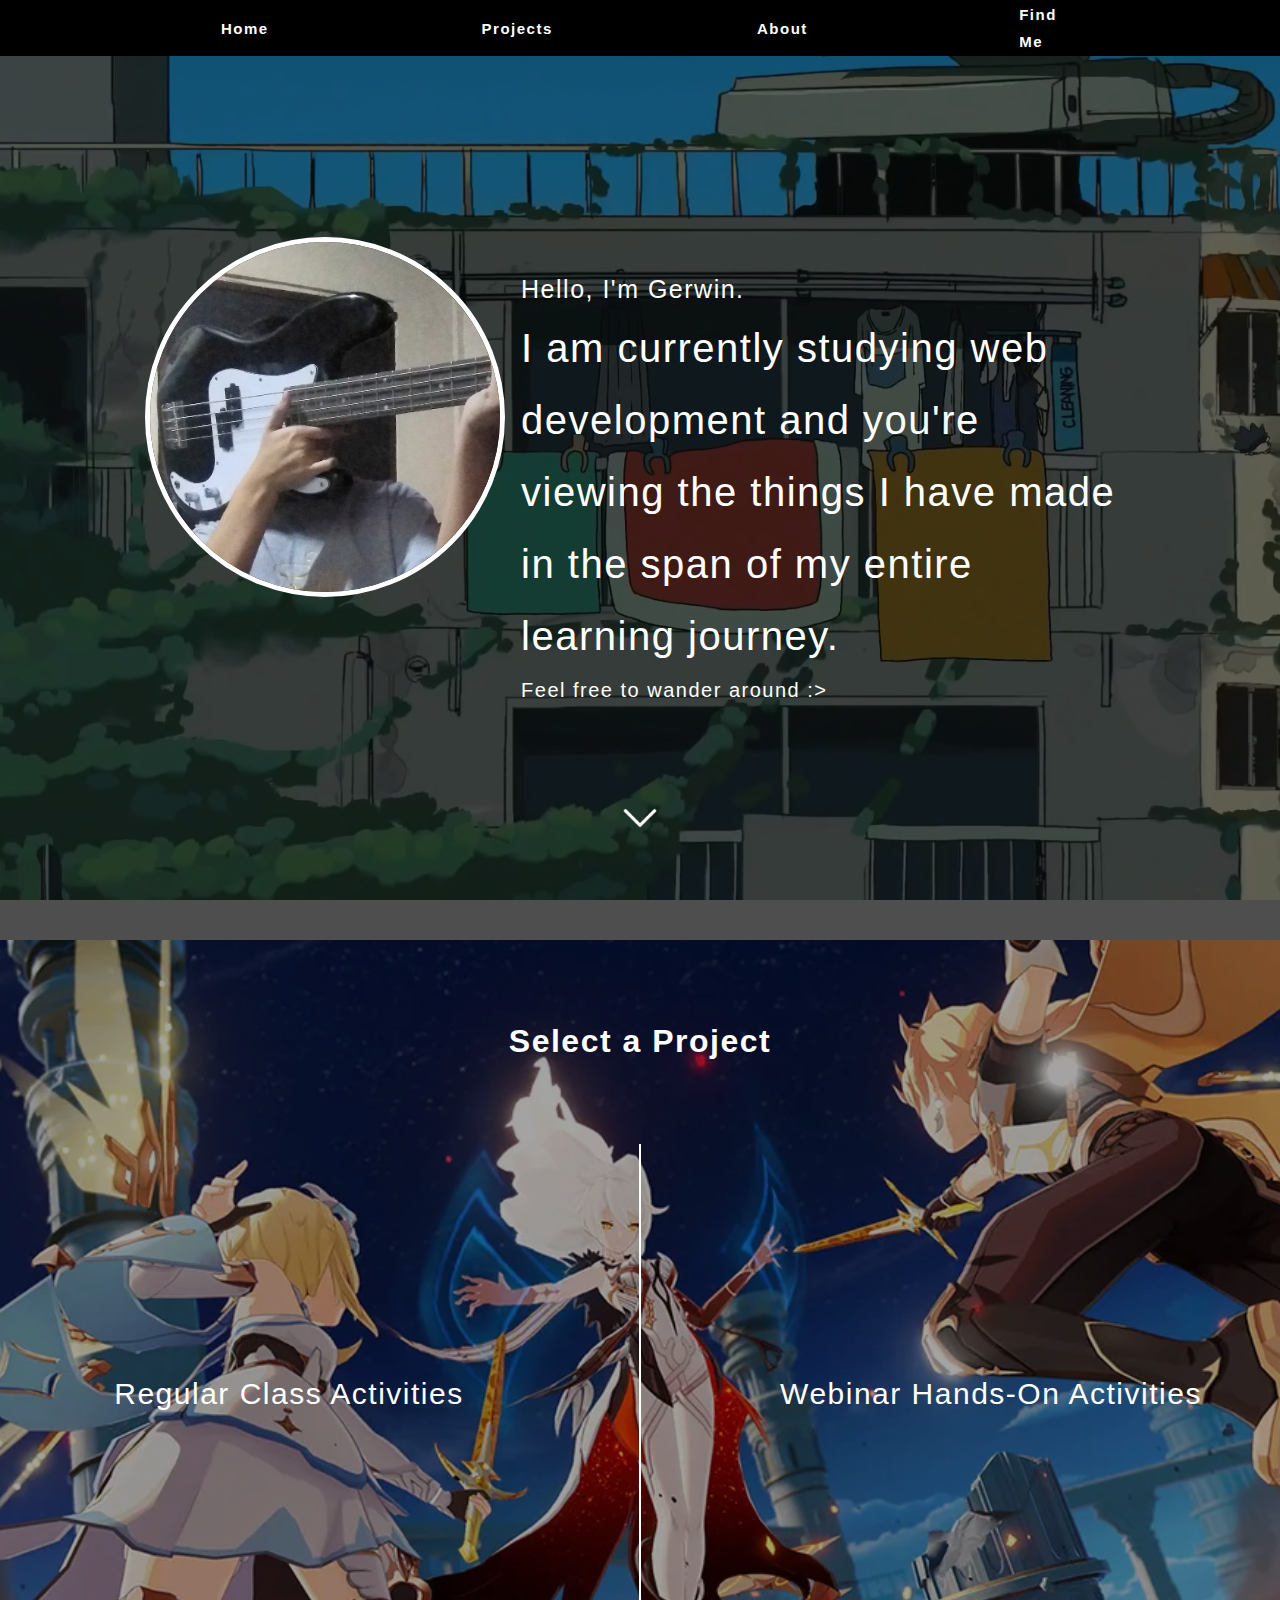
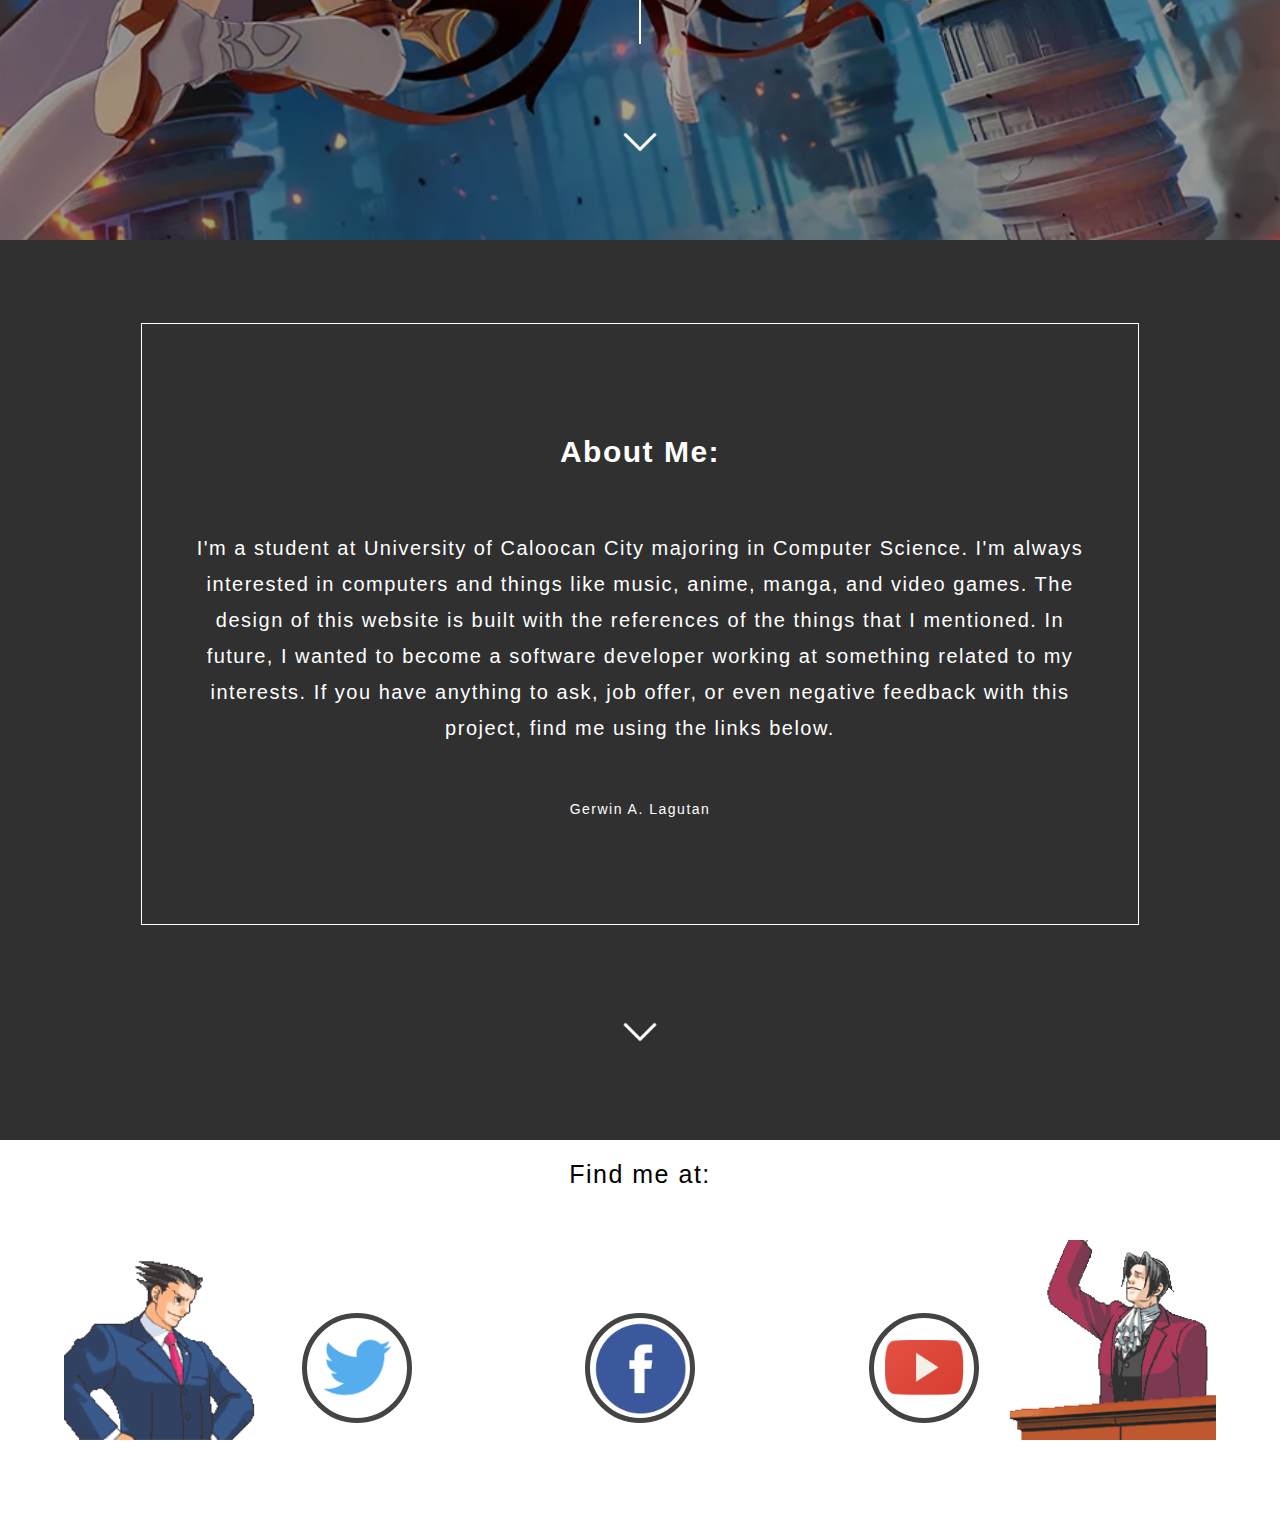
<file: index.html>
<!DOCTYPE html>
<html>
<head>
    <meta charset='utf-8'>
    <meta http-equiv='X-UA-Compatible' content='IE=edge'>
    <title>Portfolio</title>
    <link rel = "icon" href = "img/logo.png">
    <meta name='viewport' content='width=device-width, initial-scale=1'>
    <link rel='stylesheet' href='style.css'>
    
</head>
<body> 
    <nav class="navbar">
        <div class = "nav-btn" id = "home-btn">
            <a href = "index.html#HOME"><p>Home</p></a>
        </div>
        <div class = "nav-btn" id = "projects-btn">
            <a href = "index.html#projects"><p>Projects</p></a>
        </div>
        <div class = "nav-btn" id = "about-btn">
            <a href = "index.html#about"><p>About</p></a>
        </div>
        <div class = "nav-btn" id = "Contacts-btn">
            <a href = "index.html#contact"><p>Find Me</p></a>
        </div>
    </nav>    
    <!-- HOME -->
    <div class = "main">
        <a name = "HOME"></a>
        <div class = "home">
            <div class = "profile-card" >
                    <div class = "profile-pic">
                        <img src = "img/profilepic.jfif">
                    </div>
                    <div class = "profile-desc">
                        <p>Hello, I'm Gerwin. </p>
                        <p>I am currently studying web development and you're viewing the things I have made in the span of my entire learning journey. </p>
                        <p>Feel free to wander around :></p>
                    </div>
                    
            </div>
            <div class = "next">
                <a href = "#projects">
                <img src = "img/arrow-down.png"></a>
            </div>
        </div>
        <!-- PROJECTS -->
        <a name = "projects"></a>

        <div class = "projects">
            <h1>Select a Project</h1>
            <div class = "select-box">
                <a href = "RCApage.html">
                <div class = "select" id = "select1">
                    <p>Regular Class Activities</p>
                </div></a>

                <a href = "WHApage.html">
                <div class = "select" id = "select2">
                    <p>Webinar Hands-On Activities</p>
                </div></a>
            </div>
            <div class = "next">
                <a href = "#about">
                <img src = "img/arrow-down.png"></a>
            </div>
        </div>
        
        <!-- About -->
        <a name = "about"></a>
        <div class = "about">
            <div class = "about-card">
                <h4>About Me:</h4>
                <p>I'm a student at University of Caloocan City majoring in Computer Science. I'm always interested in computers and things like music, anime, manga, and video games. The design of this website is built with the references of the things that I mentioned. In future, I wanted to become a software developer working at something related to my interests.  If you have anything to ask, job offer, or even negative feedback with this project, find me using the links below.</p>
                <p id = "dev-name">Gerwin A. Lagutan</p>
            </div>
            <div class = "next">
                <a href = "#contact">
                <img src = "img/arrow-down.png"></a>
            </div>
        </div>

        <!--Contact-->
        <a name = "contact"></a>
        <div class = "contact">
            <p> Find me at:</p>
            <div class = "social-card">
                <div class = "social-logo">
                    <a href = "https://twitter.com/ybaarasou_" target="_blank">
                    <img src = "img/twitter.png"></a>
                </div>
                <div class = "social-logo">
                    <a href = "https://www.facebook.com/gerwin.lagutan" target="_blank">
                    <img src = "img/facebook.png"></a>
                </div>
                <div class = "social-logo">
                    <a href = "https://www.youtube.com/channel/UCgekPUQ6jZEr5pDjfAbzzxA" target="_blank">
                    <img src = "img/youtube.png"></a>
                </div>
            </div>
            <div class="edgeworth">
                <img src="img/edgeworth.webp">
            </div>
            <div class="pheonix">
                <img src="img/phoenix.webp">
            </div>
        </div>
        


    </div>
</body>
</html>
</file>
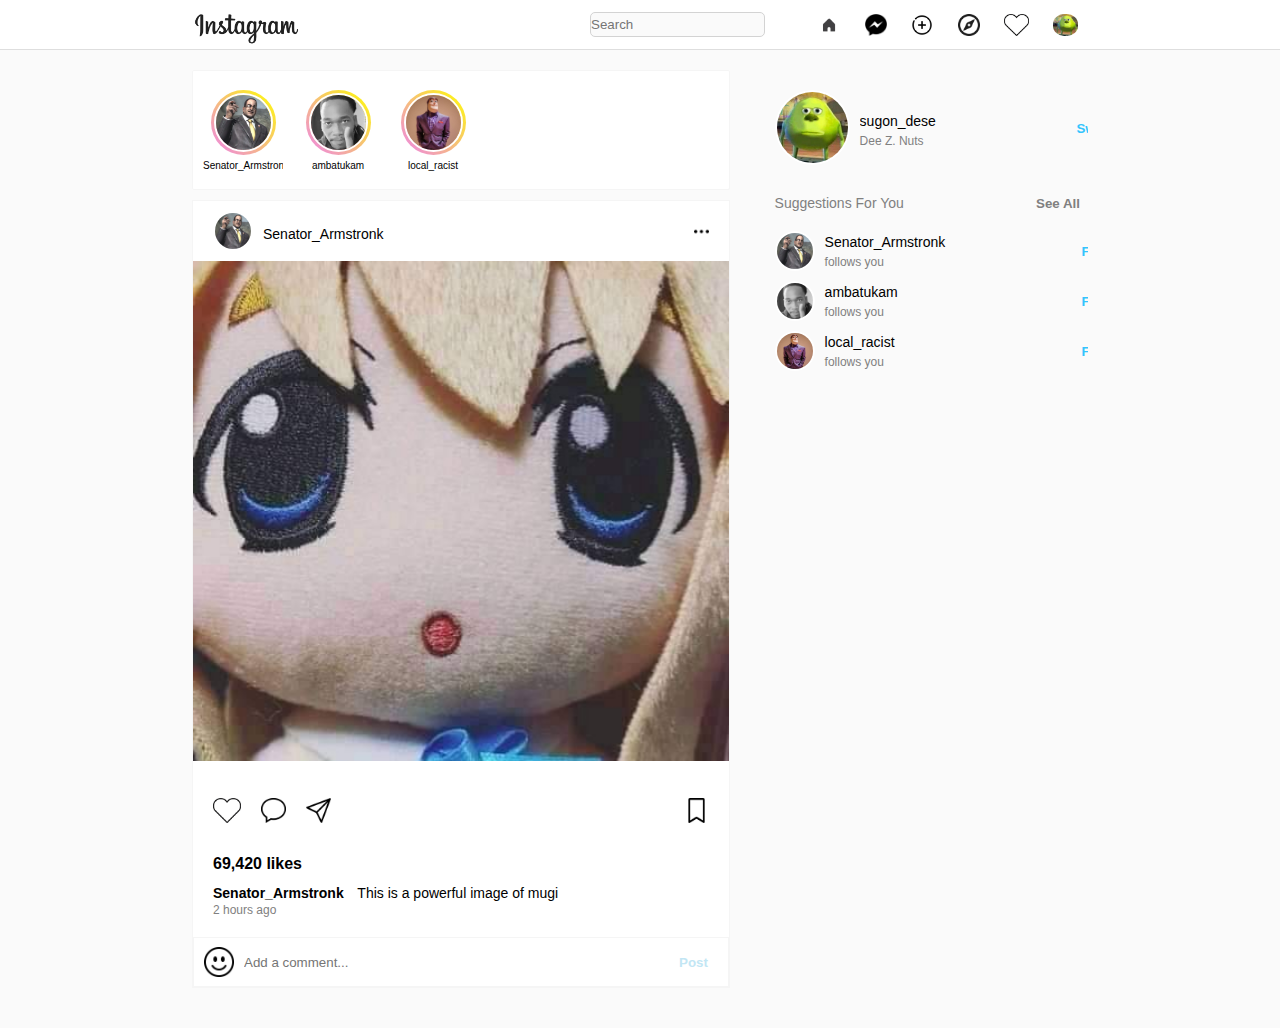
<file: links/WHA/WHA1/index.html>
<!DOCTYPE html>
<html>
<head>
    <meta charset='utf-8'>
    <meta name = "viewport" content = "width=device-width, initial-scale=1.0">
    <title>Instagram</title>
    <link rel = "stylesheet" href = "style.css"> 
</head>
<body>
    
    <nav class = "navbar">
        <div class = "nav-wrapper">
            <img src = "instagram_logo.png" class = "insta-logo">
            <input type = "text" class = "search-box" placeholder="Search">
            <div class = "nav-items">
                <img src = "home.png" class = "icon">
                <img src = "message.png" class = "icon">
                <img src = "new_post.png" class = "icon">
                <img src = "explore.png" class = "icon">
                <img src = "like.png" class = "icon">
                <div class = "icon user_profile"></div>
            </div>
        </div>
    </nav>

    <div class = "main">
        <div class = "wrapper">
            <div class = "Lcolumn">
                <div class = "status">
                    <div class = "status-card">
                        <div class = "profile-pic"><img src = "profile1.webp"></div>
                        <p class = "username">Senator_Armstronk</p>
                    </div>
                    <div class = "status-card">
                        <div class = "profile-pic"><img src = "profile2.jpg"></div>
                        <p class = "username">ambatukam</p>
                    </div>
                    <div class = "status-card">
                        <div class = "profile-pic"><img src = "profile3.jpg"></div>
                        <p class = "username">local_racist</p>
                    </div>
                </div>

                <div class = "post">
                    <div class = "info">
                        <div class = "user">
                            <div class = "profile-pic" ><img src = "profile1.webp"></div>
                            <p class = "username">Senator_Armstronk</p>
                        </div>
                        <img src = "option.png" class = "options">
                    </div>
                    <img src = "post1.png" class = "post-image">
                    <div class = "interact">
                        <img src = "like.png" class = "icon">
                        <img src = "comment.png" class = "icon">
                        <img src = "send.png" class = "icon">
                        <img src = "save.png" class = "save-icon">
                    </div>
                    <div class="content">
                        <p class = "likes">69,420 likes</p>
                        <p class = "description"> <b id = "postname">Senator_Armstronk</b> This is a powerful image of mugi</p>
                        <p class = "post-time">2 hours ago</p>
                    </div>
                    <div class = "comment">
                        <img src = "smile.png" class = "icon">
                        <input type = "text" class = "comment-bar" placeholder="Add a comment...">
                        <button class = "comment-btn">Post</button>
                    </div>
                </div>
            </div>
            
            <div class = "Rcolumn">
                <div class = "profile-card">
                    <div class = "profile-pic">
                        <img src = "profilePic.jpg">
                    </div>
                    <div>
                        <p class = "username">sugon_dese</p>
                        <p class = "sub-text">Dee Z. Nuts</p>
                    </div>
                    <div class = "switch-container"><button class = "switch">Switch</button></div>
                </div>

                <div class = "suggestion">
                    <p class = "suggestion-text">Suggestions For You</p>
                    <button class = "see-all">See All</button>
                </div>

                <div class = "profile-card">
                    <div class = "profile-pic">
                        <img src = "profile1.webp">
                    </div>
                    <div class = "names">
                        <p class = "suggested-username">Senator_Armstronk</p>
                        <p class = "sub-text">follows you</p>
                    </div>
                    <button class = "switch">Follow</button>
                </div>
                <div class = "profile-card">
                    <div class = "profile-pic">
                        <img src = "profile2.jpg">
                    </div>
                    <div class = "names">
                        <p class = "suggested-username">ambatukam</p>
                        <p class = "sub-text">follows you</p>
                    </div>
                    <button class = "switch">Follow</button>
                    
                </div>
                <div class = "profile-card">
                    <div class = "profile-pic">
                        <img src = "profile3.jpg">
                    </div>
                    <div class = "names">
                        <p class = "suggested-username">local_racist</p>
                        <p class = "sub-text">follows you</p>
                    </div>
                    <button class = "switch">Follow</button>
                </div>
            </div>
        </div>
    </div>



</body>
</html>
</file>
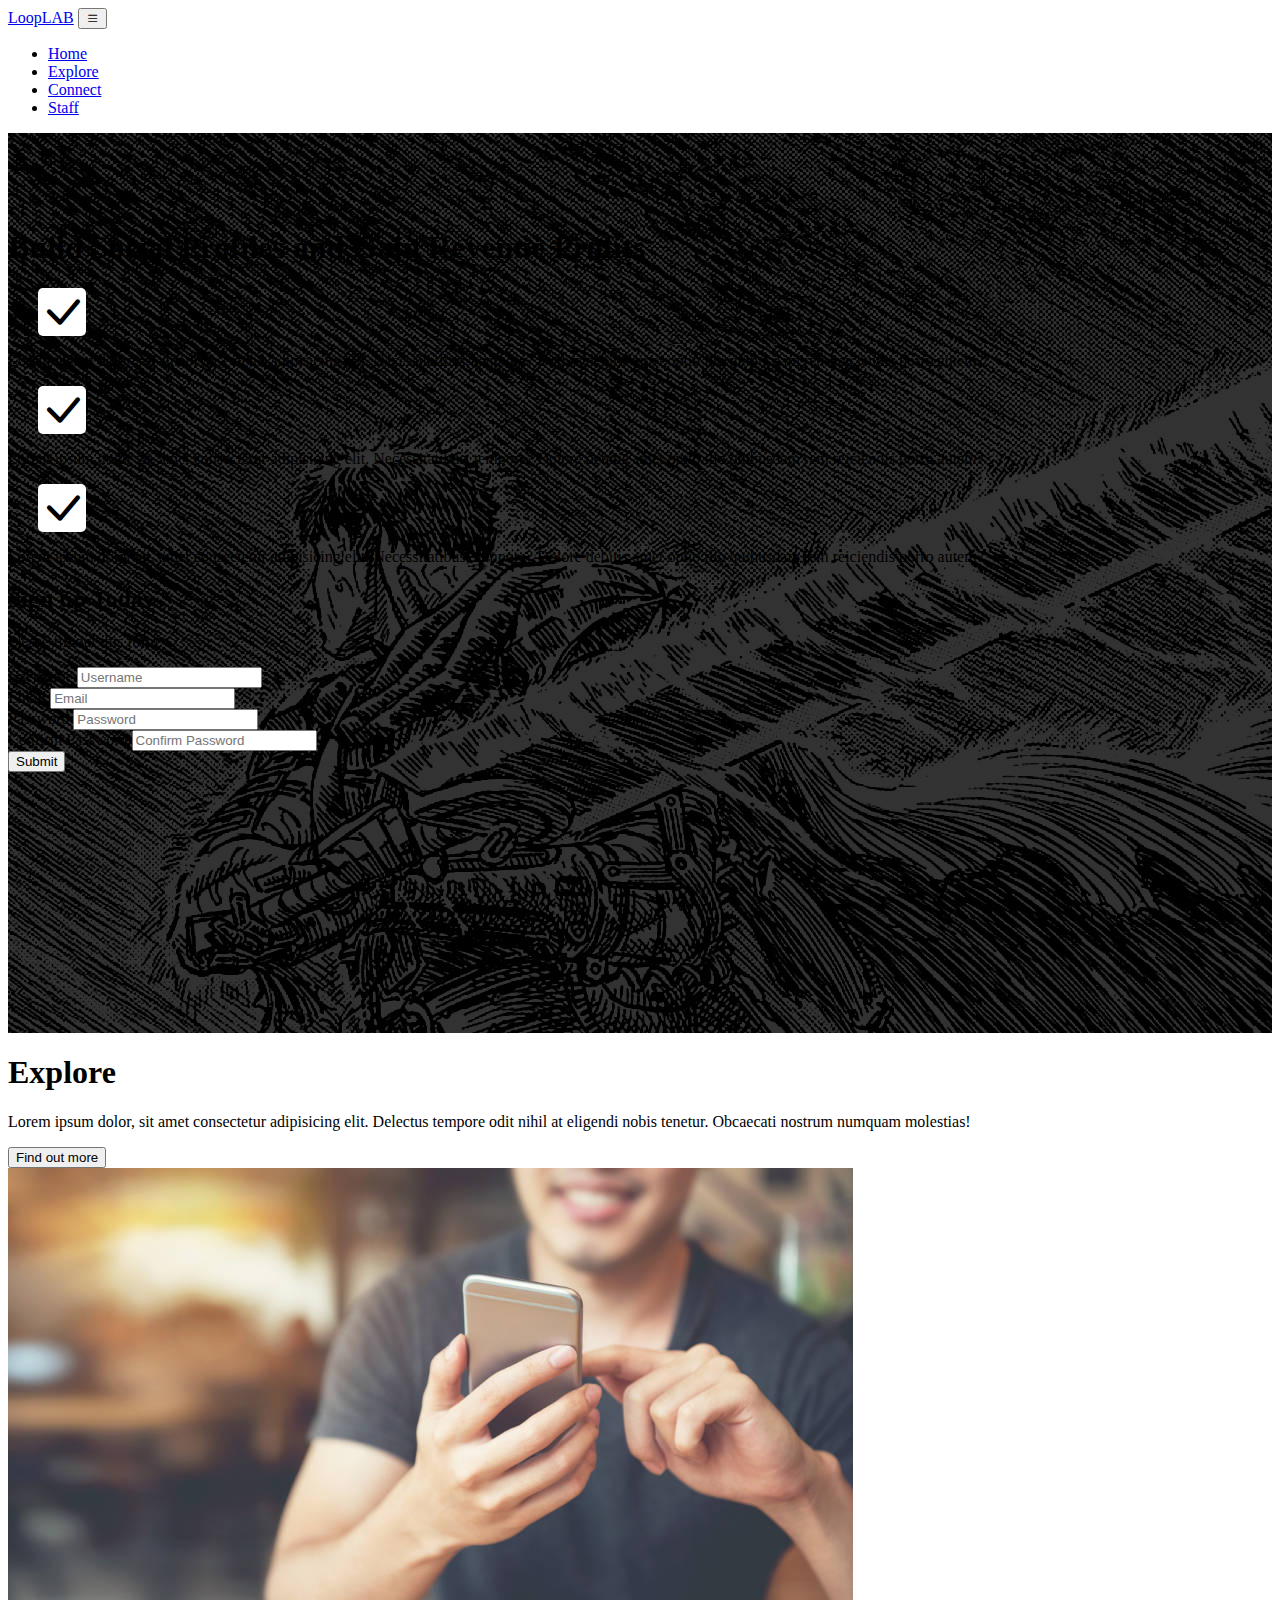
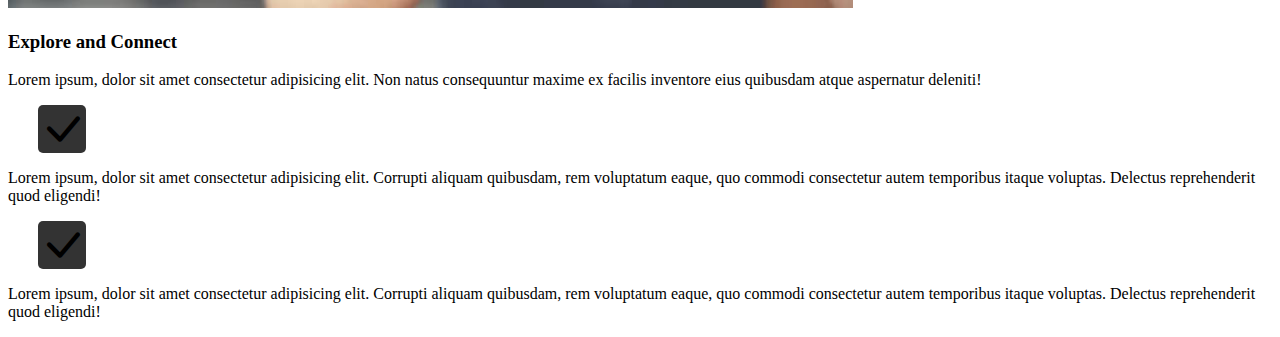
<file: links/WHA/WHA2/index.html>
<!DOCTYPE html>
<html lang="en">
  <head>
    <meta charset="UTF-8" />
    <meta http-equiv="X-UA-Compatible" content="IE=edge" />
    <meta name="viewport" content="width=device-width, initial-scale=1.0" />
    <link
      href="https://cdn.jsdelivr.net/npm/bootstrap@5.2.0-beta1/dist/css/bootstrap.min.css"
      rel="stylesheet"
      integrity="sha384-0evHe/X+R7YkIZDRvuzKMRqM+OrBnVFBL6DOitfPri4tjfHxaWutUpFmBp4vmVor"
      crossorigin="anonymous"
    />
    <link rel="stylesheet" href="https://cdn.jsdelivr.net/npm/bootstrap-icons@1.8.2/font/bootstrap-icons.css" />
    <link rel="stylesheet" href="style.css" />
    <title>LoopLAB</title>

    <!-- Navbar -->
    <nav class="navbar navbar-dark bg-dark navbar-expand-sm fixed-top opacity-75 border-3 border-bottom border-danger border-primary">
      <div class="container">
        <a href="#" class="navbar-brand">LoopLAB</a>
        <button class="navbar-toggler" data-bs-toggle="collapse" data-bs-target="#navbarCollapse">
          <i class="bi bi-list"></i>
        </button>
        <div class="collapse navbar-collapse" id="navbarCollapse">
          <ul class="navbar-nav ms-auto">
            <li class="nav-item">
              <a href="#home-section" class="nav-link">Home</a>
            </li>
            <li class="nav-item">
              <a href="#explore-section" class="nav-link">Explore</a>
            </li>
            <li class="nav-item">
              <a href="#connect-section" class="nav-link">Connect</a>
            </li>
            <li class="nav-item">
              <a href="#staff-section" class="nav-link">Staff</a>
            </li>
          </ul>
        </div>
      </div>
    </nav>
    <!-- End Navbar -->

    <!-- Home Section -->
    <section id="home-section" class="text-white">
      <div class="__dark_overlay">
        <div class="container">
          <div class="row align-items-center">
            <div class="col d-none d-lg-block col-md-8">
              <h1 class="display-4">
                Build <strong>Social Profiles</strong> and Gain Revenue <strong>Profits</strong>
              </h1>
              <div class="d-flex align-items-center py-4">
                <i class="bi bi-check-lg text-primary text-danger"></i>
                <p>
                  Lorem ipsum dolor sit, amet consectetur adipisicing elit. Necessitatibus, tempore? Dolore debitis amet
                  optio illo quibusdam rem reiciendis porro autem?
                </p>
              </div>
              <div class="d-flex align-items-center py-4">
                <i class="bi bi-check-lg text-primary text-danger"></i>
                <p>
                  Lorem ipsum dolor sit, amet consectetur adipisicing elit. Necessitatibus, tempore? Dolore debitis amet
                  optio illo quibusdam rem reiciendis porro autem?
                </p>
              </div>
              <div class="d-flex align-items-center py-4">
                <i class="bi bi-check-lg text-primary text-danger"></i>
                <p>
                  Lorem ipsum dolor sit, amet consectetur adipisicing elit. Necessitatibus, tempore? Dolore debitis amet
                  optio illo quibusdam rem reiciendis porro autem?
                </p>
              </div>
            </div>
            <div class="col">
              <div class="card bg-primary opacity-75 bg-danger text-white">
                <div class="card-header text-center">
                  <h2>Sign up Today</h2>
                  <p>Please fill out this form</p>
                </div>
                <div class="card-body">
                  <form>
                    <div class="mb-4">
                      <label class="form-label">Username</label>
                      <input type="text" class="form-control form-control-lg" placeholder="Username" />
                    </div>
                    <div class="mb-4">
                      <label class="form-label">Email</label>
                      <input type="email" class="form-control form-control-lg" placeholder="Email" />
                    </div>
                    <div class="mb-4">
                      <label class="form-label">Password</label>
                      <input type="password" class="form-control form-control-lg" placeholder="Password" />
                    </div>
                    <div class="mb-4">
                      <label class="form-label">Confirm Password</label>
                      <input type="password" class="form-control form-control-lg" placeholder="Confirm Password" />
                    </div>

                    <button type="submit" class="btn btn-outline-light w-100">Submit</button>
                  </form>
                </div>
              </div>
            </div>
          </div>
        </div>
      </div>
    </section>
    <!-- End Home Section -->

    <!-- Explore Section -->

    <section id="explore-section" class="bg-dark text-white text-center py-5">
      <div class="container">
        <h1 class="display-4">Explore</h1>
        <p class="lead">
          Lorem ipsum dolor, sit amet consectetur adipisicing elit. Delectus tempore odit nihil at eligendi nobis
          tenetur. Obcaecati nostrum numquam molestias!
        </p>
        <button class="btn btn-outline-secondary">Find out more</button>
      </div>
    </section>

    <!-- Explore and Connect Section -->
    <section id="explore-and-connect-section" class="py-5">
      <div class="container">
        <div class="row align-items-center">
          <div class="col-md-6">
            <img src="img/smartphones.jpg" alt="illustration" class="img-fluid" />
          </div>
          <div class="col-md-6">
            <h3>Explore and Connect</h3>
            <p>
              Lorem ipsum, dolor sit amet consectetur adipisicing elit. Non natus consequuntur maxime ex facilis
              inventore eius quibusdam atque aspernatur deleniti!
            </p>
            <div class="d-flex py-4 align-items-center">
              <i class="bi bi-check-lg text-white"></i>
              <p>
                Lorem ipsum, dolor sit amet consectetur adipisicing elit. Corrupti aliquam quibusdam, rem voluptatum
                eaque, quo commodi consectetur autem temporibus itaque voluptas. Delectus reprehenderit quod eligendi!
              </p>
            </div>
            <div class="d-flex py-4 align-items-center">
              <i class="bi bi-check-lg text-white"></i>
              <p>
                Lorem ipsum, dolor sit amet consectetur adipisicing elit. Corrupti aliquam quibusdam, rem voluptatum
                eaque, quo commodi consectetur autem temporibus itaque voluptas. Delectus reprehenderit quod eligendi!
              </p>
            </div>
          </div>
        </div>
      </div>
    </section>
    <!-- End Explore and Connect Section -->



    <script
      src="https://cdn.jsdelivr.net/npm/bootstrap@5.2.0-beta1/dist/js/bootstrap.bundle.min.js"
      integrity="sha384-pprn3073KE6tl6bjs2QrFaJGz5/SUsLqktiwsUTF55Jfv3qYSDhgCecCxMW52nD2"
      crossorigin="anonymous"
    ></script>
  </head>
  <body></body>
</html>
</file>
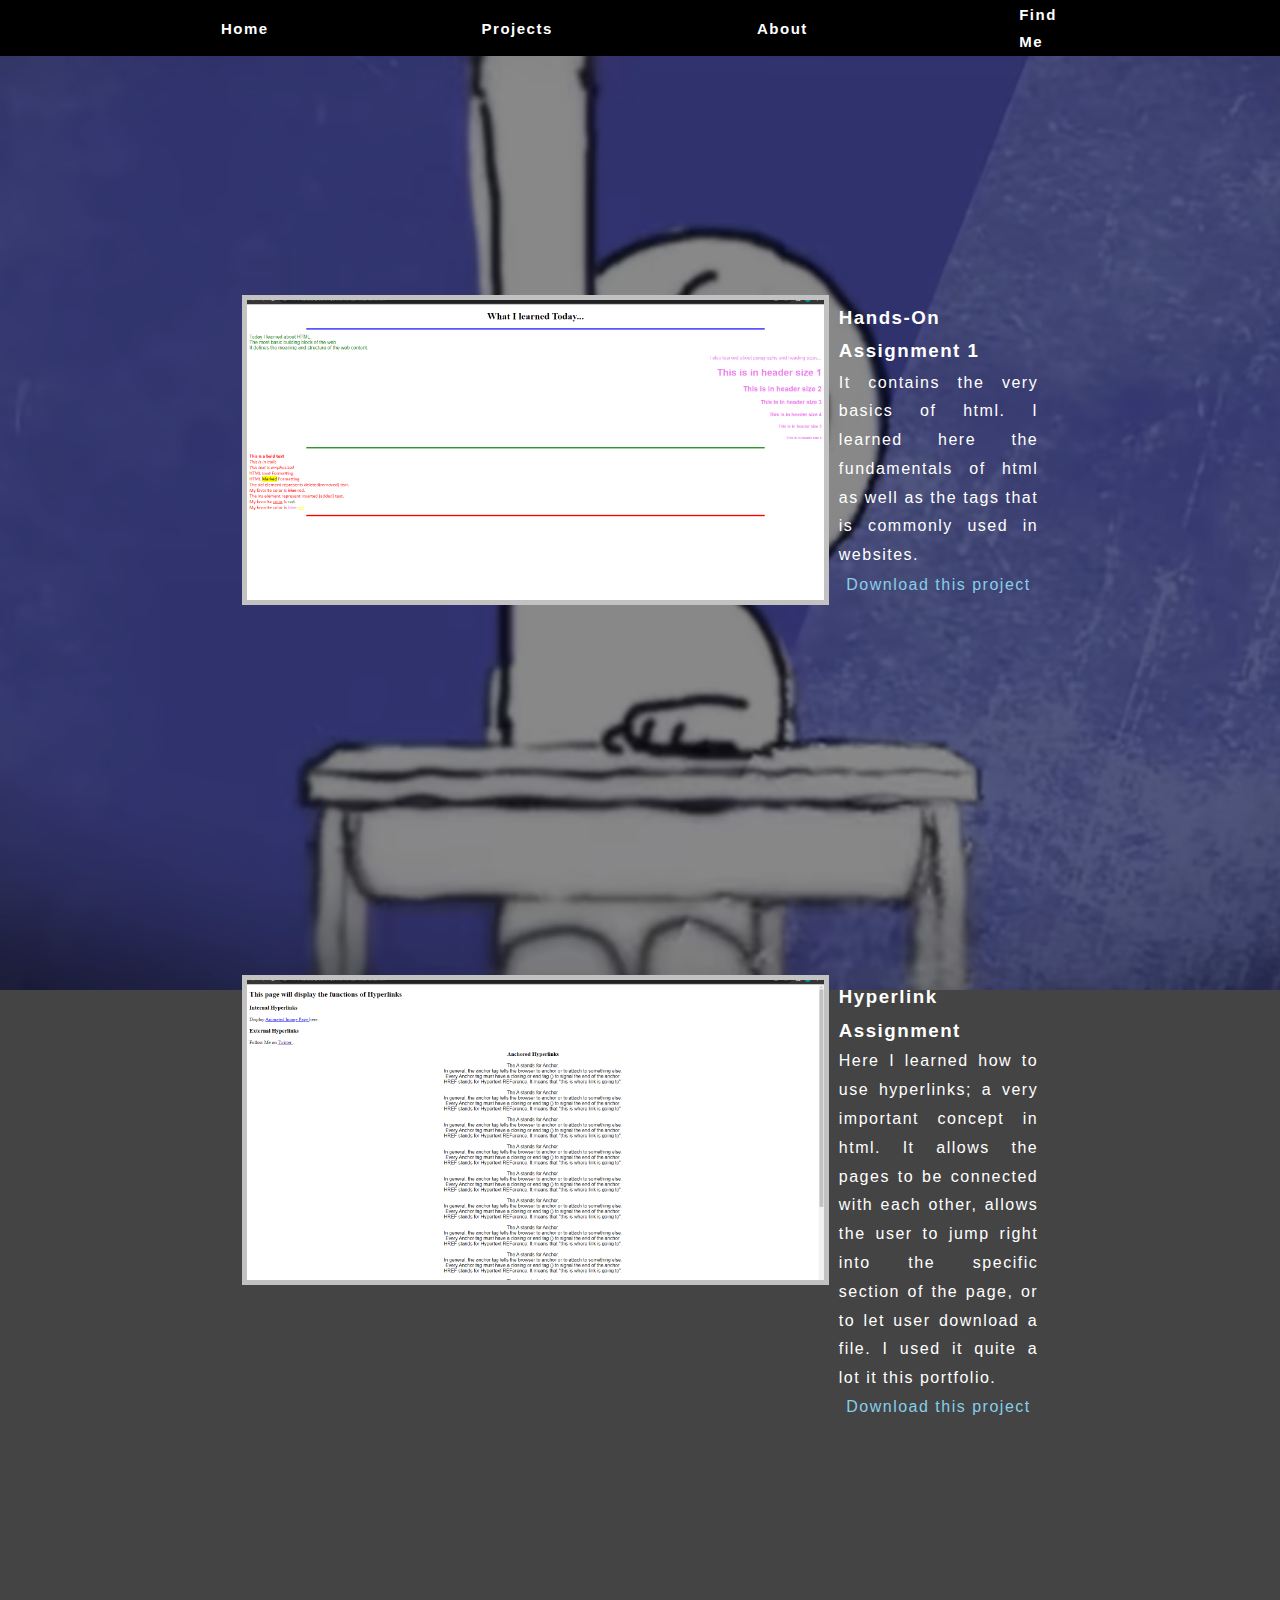
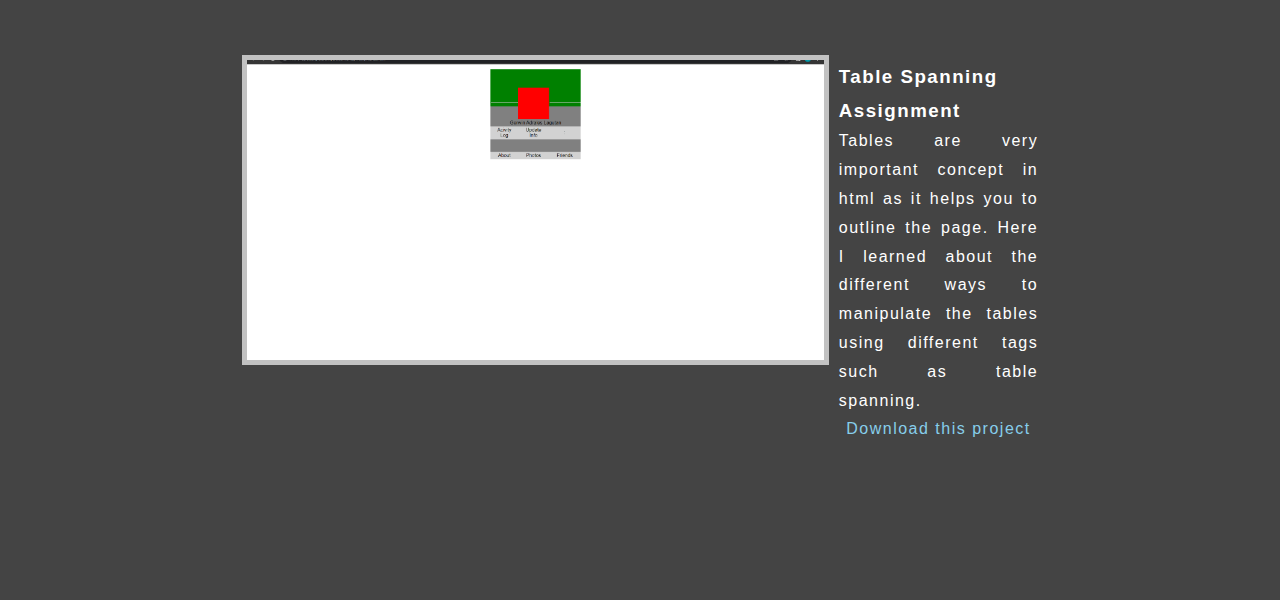
<file: RCApage.html>
<!DOCTYPE html>
<html>
<head>
    <meta charset='utf-8'>
    <meta http-equiv='X-UA-Compatible' content='IE=edge'>
    <title>Regular Class Activities</title>
    <link rel = "icon" href = "img/logo.png">
    <meta name='viewport' content='width=device-width, initial-scale=1'>
    <link rel='stylesheet' type='text/css' media='screen' href='RCAstyle.css'>
    
</head>
<body>
    <nav class="navbar">
        <div class = "nav-btn" id = "home-btn">
            <a href = "index.html#HOME"><p>Home</p></a>
        </div>
        <div class = "nav-btn" id = "projects-btn">
            <a href = "index.html#projects"><p>Projects</p></a>
        </div>
        <div class = "nav-btn" id = "about-btn">
            <a href = "index.html#about"><p>About</p></a>
        </div>
        <div class = "nav-btn" id = "Contacts-btn">
            <a href = "index.html#contact"><p>Find Me</p></a>
    </nav>

    <div class = "main">
        <div class = "activity-card">
            <div class = "activity-image">
                <a href="links/RCA/RCA1.html" target="_blank">
                    <img src = "links/Activity-Snap/RCA/RCA1_ss.png">
                </a>
                <span class="tooltip">Click the Image to visit the project</span>
            </div>
            <div class = "activity-description">
                <h3>Hands-On Assignment 1</h3>
                <p>It contains the very basics of html.  I learned here the fundamentals of html as well as the tags that is commonly used in websites. </p>
                <p><a href ="links/RCAdownload/RCA1.zip">Download this project </a></p>
            </div>
        </div>

        <div class = "activity-card">
            <div class = "activity-image">
                <a href="links/RCA/RCA2.html" target="_blank">
                    <img src = "links/Activity-Snap/RCA/RCA2_ss.png">
                </a>
                <span class="tooltip">Click the Image to visit the project</span>
            </div>
            <div class = "activity-description">
                <h3>Hyperlink Assignment</h3>
                <p>Here I learned how to use hyperlinks; a very important concept in html. It allows the pages to be connected with each other, allows the user to jump right into the specific section of the page, or to let user download a file. I used it quite a lot it this portfolio.</p>
                <p><a href ="links/RCAdownload/RCA2.zip">Download this project </a></p>
            </div>
        </div>

        <div class = "activity-card">
            <div class = "activity-image">
                <a href="links/RCA/RCA3.html" target="_blank">
                    <img src = "links/Activity-Snap/RCA/RCA3_ss.png">
                </a>
                <span class="tooltip">Click the Image to visit the project</span>
            </div>
            <div class = "activity-description">
                <h3>Table Spanning Assignment</h3>
                <p>Tables are very important concept in html as it helps you to outline the page. Here I learned about the different ways to manipulate the tables using different tags such as table spanning.</p>
                <p><a href ="links/RCAdownload/RCA3.zip">Download this project </a></p>
            </div>
        </div>
        
    </div>


</body>
</html>
</file>
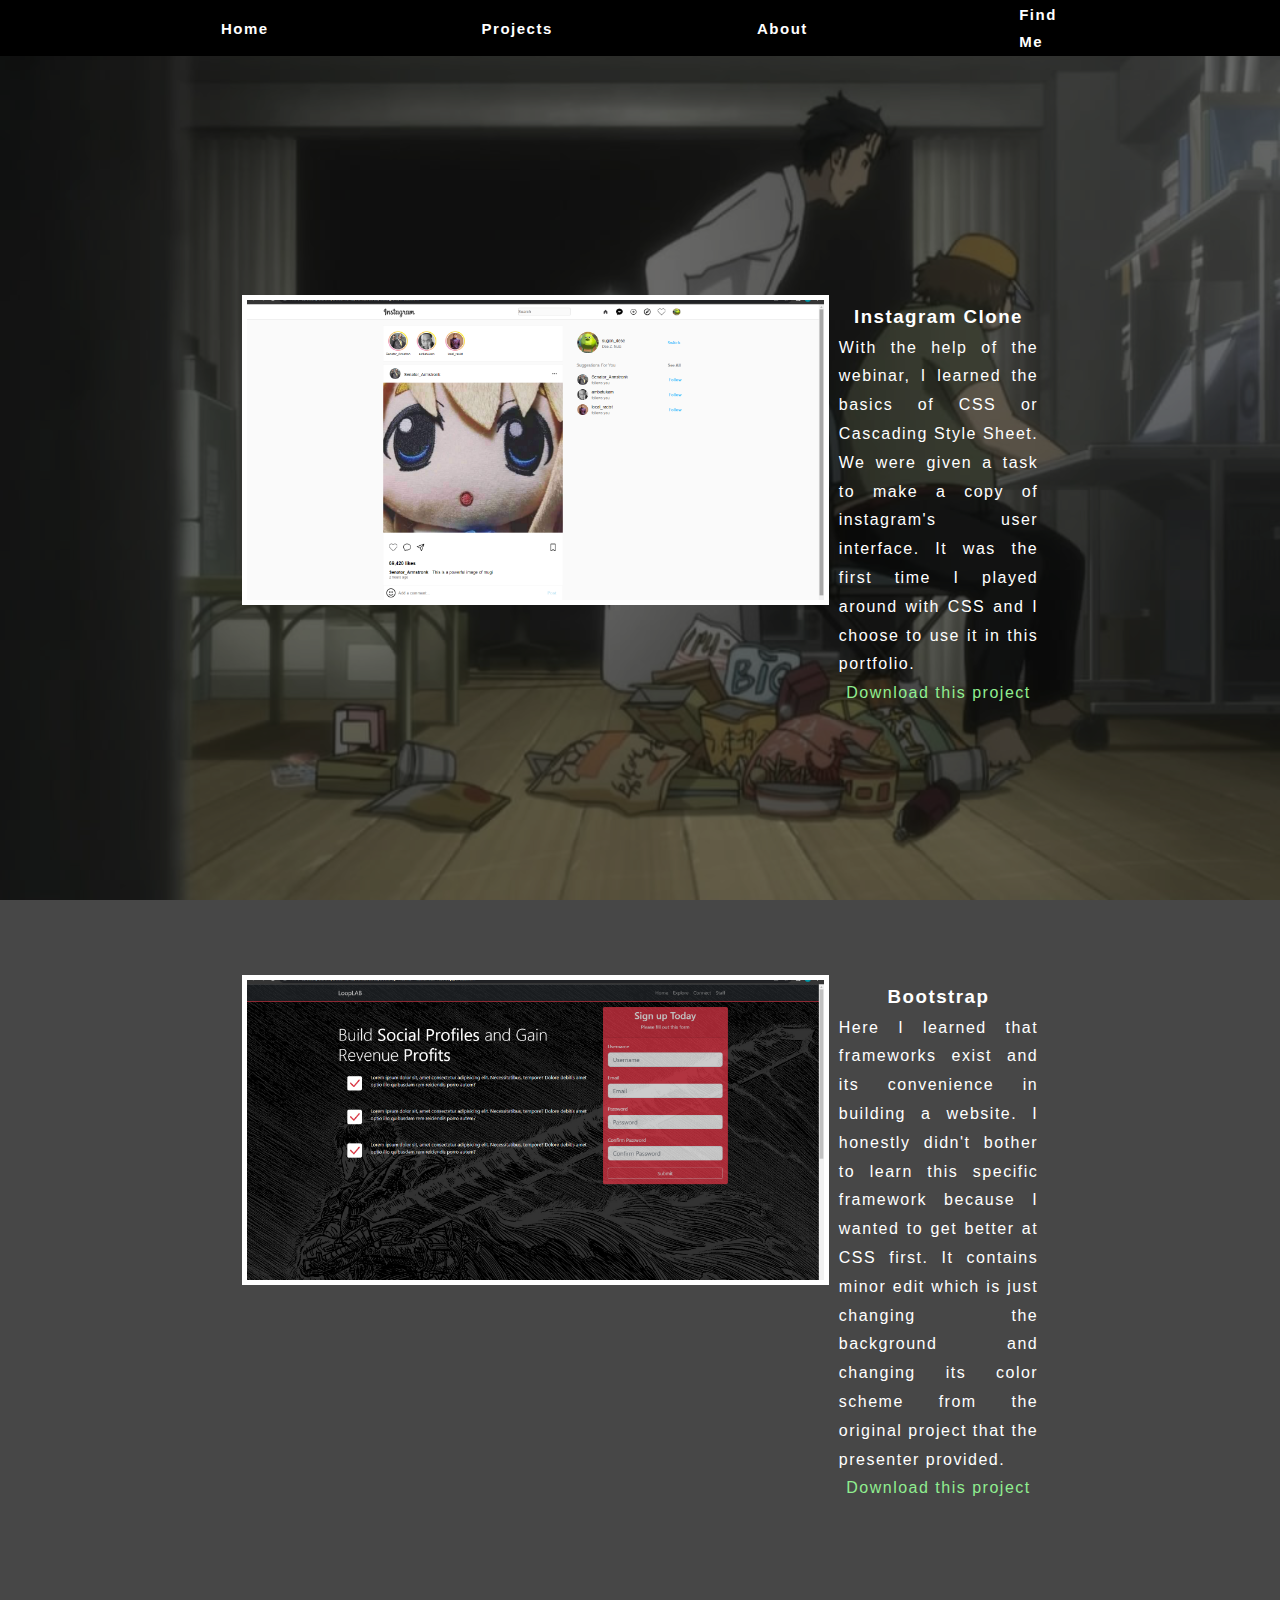
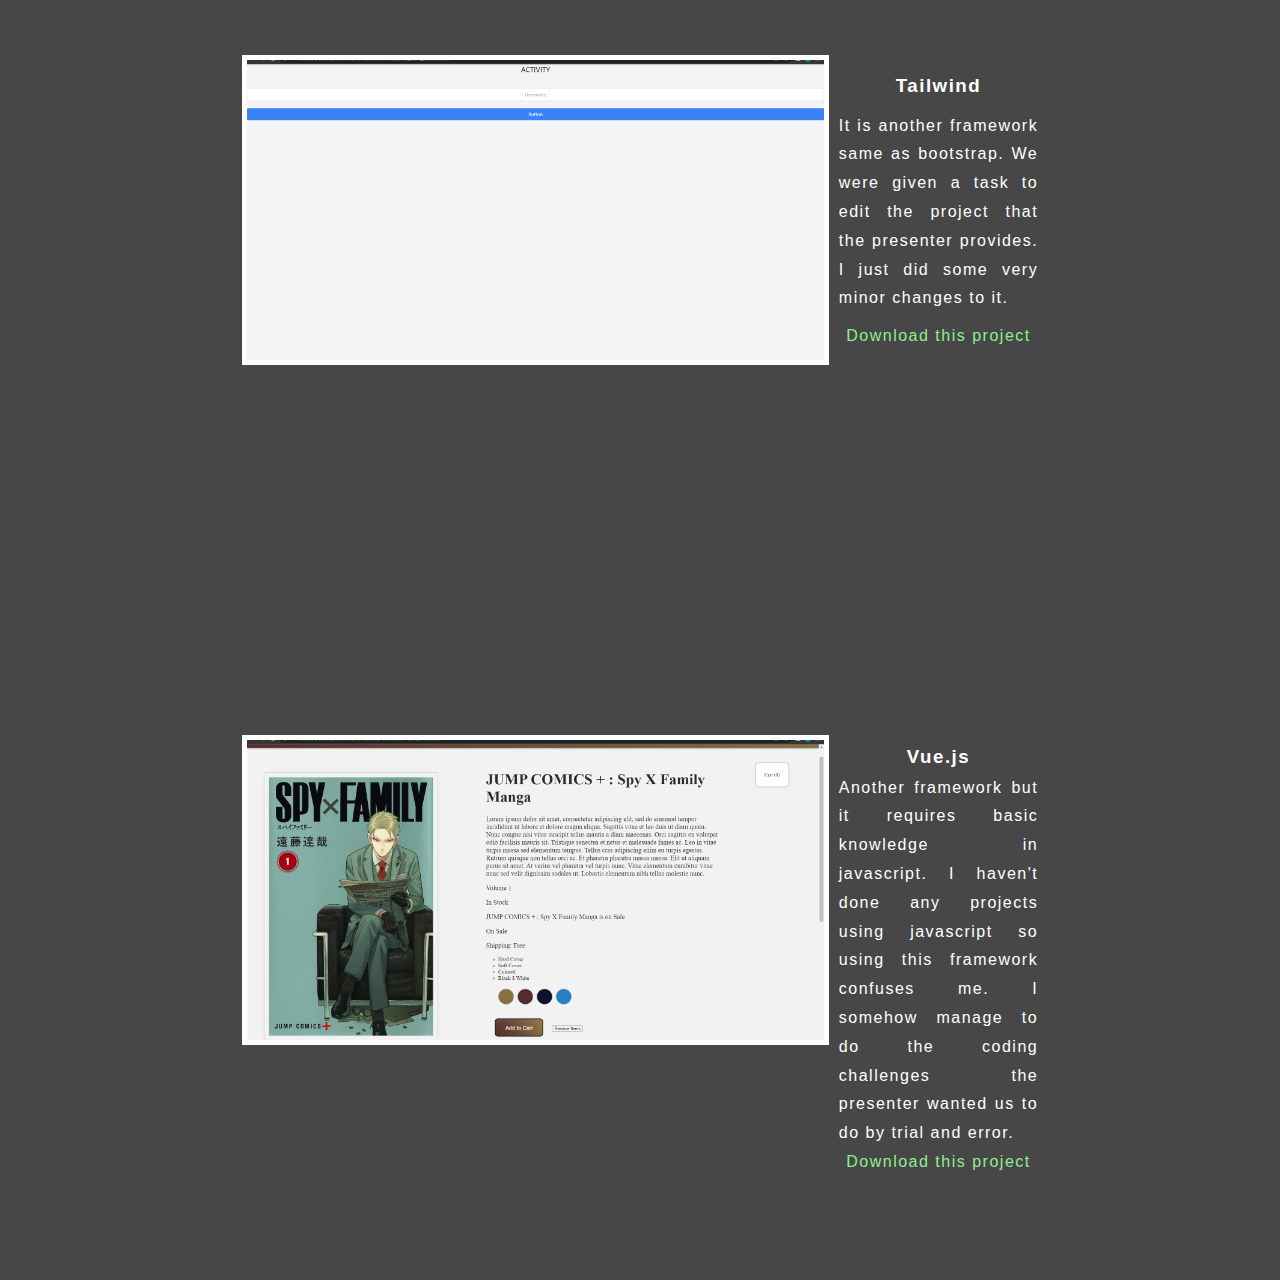
<file: WHApage.html>
<!DOCTYPE html>
<html>
<head>
    <meta charset='utf-8'>
    <meta http-equiv='X-UA-Compatible' content='IE=edge'>
    <title>Webinar Hands-On Activities</title>
    <link rel = "icon" href = "img/logo.png">
    <meta name='viewport' content='width=device-width, initial-scale=1'>
    <link rel='stylesheet' type='text/css' media='screen' href='WHAstyle.css'>
    
</head>
<body>
    
    <nav class="navbar">
        <div class = "nav-btn" id = "home-btn">
            <a href = "index.html#HOME"><p>Home</p></a>
        </div>
        <div class = "nav-btn" id = "projects-btn">
            <a href = "index.html#projects"><p>Projects</p></a>
        </div>
        <div class = "nav-btn" id = "about-btn">
            <a href = "index.html#about"><p>About</p></a>
        </div>
        <div class = "nav-btn" id = "Contacts-btn">
            <a href = "index.html#contact"><p>Find Me</p></a>
    </nav>

    <div class = "main">
        <div class = "activity-card">
            <div class = "activity-image">
                <a href="links/WHA/WHA1/index.html" target="_blank">
                    <img src = "links/Activity-Snap/WHA/WHA1_ss.png">
                </a>
                <span class="tooltip">Click the Image to visit the project</span>
            </div>
            <div class = "activity-description">
                <h3>Instagram Clone</h3>
                <p>With the help of the webinar, I learned the basics of CSS or Cascading Style Sheet. We were given a task to make a copy of instagram's user interface. It was the first time I played around with CSS and I choose to use it in this portfolio.</p>
                <p><a href ="links/WHAdownload/WHA1.zip">Download this project </a></p>
            </div>
        </div>

        <div class = "activity-card">
            <div class = "activity-image">
                <a href="links/WHA/WHA2/index.html" target="_blank">
                    <img src = "links/Activity-Snap/WHA/WHA2_ss.png">
                </a>
                <span class="tooltip">Click the Image to visit the project</span>
            </div>
            <div class = "activity-description">
                <h3>Bootstrap</h3>
                <p>Here I learned that frameworks exist and its convenience in building a website. I honestly didn't bother to learn this specific framework because I wanted to get better at CSS first. It contains minor edit which is just changing the background and changing its color scheme from the original project that the presenter provided.</p>
                <p><a href ="links/WHAdownload/WHA2.zip">Download this project </a></p>
            </div>
        </div>

        <div class = "activity-card">
            <div class = "activity-image">
                <a href="links/WHA/WHA3/index.html" target="_blank">
                    <img src = "links/Activity-Snap/WHA/WHA3_ss.png">
                </a>
                <span class="tooltip">Click the Image to visit the project</span>
            </div>
            <div class = "activity-description">
                <h3>Tailwind</h3>
                <p>It is another framework same as bootstrap. We were given a task to edit the project that the presenter provides.  I just did some very minor changes to it.</p>
                <p><a href ="links/WHAdownload/WHA3.zip">Download this project </a></p>
            </div>
        </div>

        <div class = "activity-card">
            <div class = "activity-image">
                <a href="links/WHA/WHA4/index.html" target="_blank">
                    <img src = "links/Activity-Snap/WHA/WHA4_ss.png">
                </a>
                <span class="tooltip">Click the Image to visit the project</span>
            </div>
            <div class = "activity-description">
                <h3>Vue.js</h3>
                <p>Another framework but it requires basic knowledge in javascript. I haven't done any projects using javascript so using this framework confuses me. I somehow manage to do the coding challenges the presenter wanted us to do by trial and error. </p>
                <p><a href ="links/WHAdownload/WHA4.zip">Download this project </a></p>
            </div>
        </div>

</body>
</html>
</file>
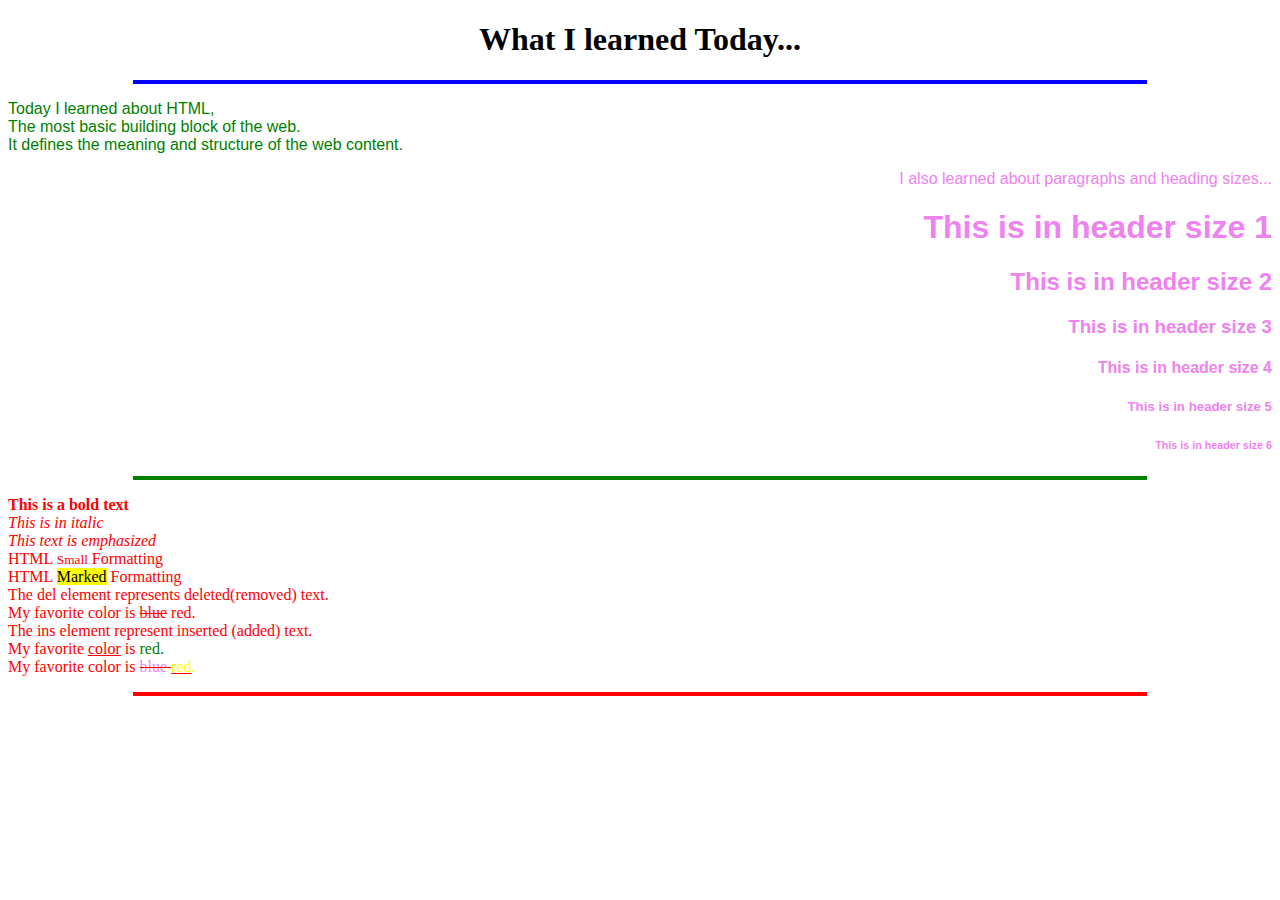
<file: links/RCA/RCA1.html>
<!DOCTYPE html>
<html>
	<head>
		
		<meta charset="utf-8">
		<title>Hands On Activity</title>
		
	</head>
	<body>
		
		
		<h1 align = "center">What I learned Today...</h1>
		<hr align = "center" size = "4" color = "blue" width = "80%">
		<font face = "Arial">
		<p align = "left"><font color = "green">
		Today I learned about HTML,<br>
		The most basic building block of the web.<br>
		It defines the meaning and structure of the web content.<br>
		</p></font>
		
		
		<p align = "right"><font color = "violet">
		
		I also learned about paragraphs and heading sizes...
		</p>
		<body align = "right">
		<h1> This is in header size 1 </h1>
		<h2> This is in header size 2 </h2>
		<h3> This is in header size 3 </h3>
		<h4> This is in header size 4 </h4>
		<h5> This is in header size 5 </h5>
		<h6> This is in header size 6 </h6>
		</body>
		</font></font>
		
		<hr align = "center" size = "4" color = "green" width = "80%">
		
		
		
		
		<p align = "left"><font face = "Calibri">
		
		<font color = "red"><b> This is a bold text </b><br>
		<i> This is in italic</i><br>
		<em> This text is emphasized</em><br>
		HTML <small>Small</small> Formatting<br>
		HTML <mark>Marked</mark> Formatting<br>
		The del element represents deleted(removed) text.<br>
		My favorite color is <del>blue</del> red.<br>
		The ins element represent inserted (added) text.<br>
		My favorite <ins>color</ins> is <font color = "green"> red. </font><br>
		My favorite color is <del> <font color = "violet"> blue </font></del>
		<ins><font color = "yellow"> red</ins>.</font>
		
		</font></font>
		</p>
		<hr align = "center" size = "4" color = "red" width = "80%">
		
	</body>
</html>
</file>
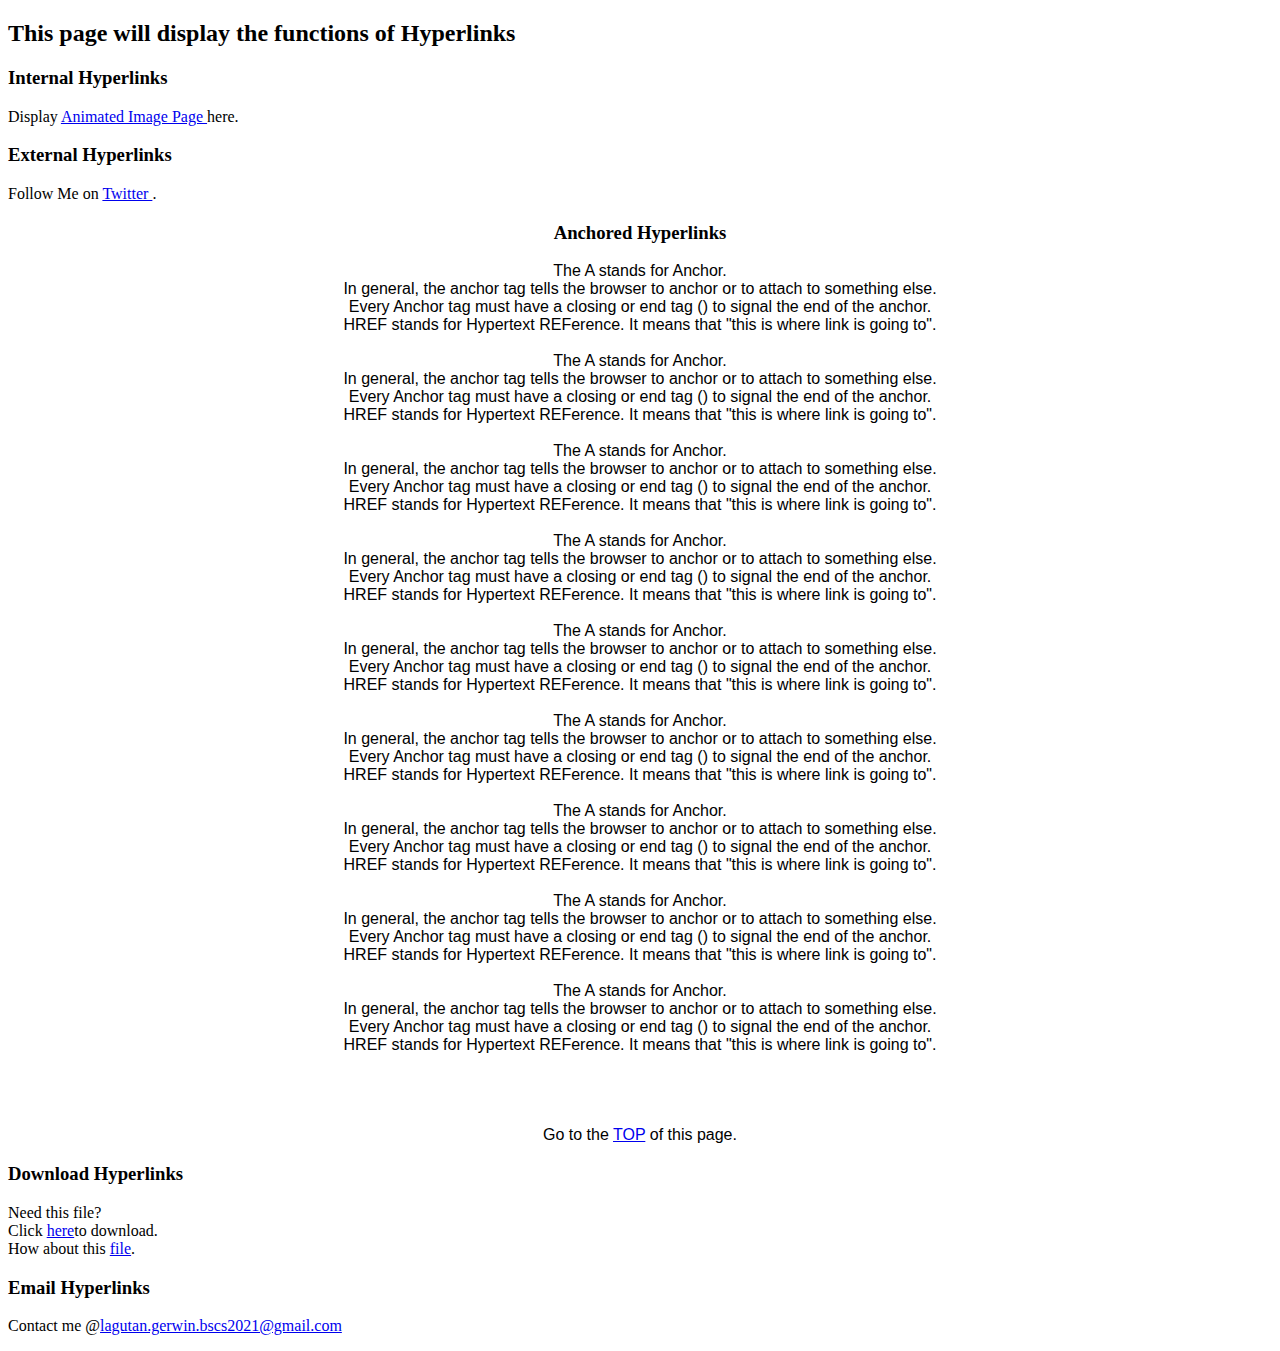
<file: links/RCA/RCA2.html>
<!DOCTYPE html>
<html>
	<head>
		
		<meta charset="utf-8">
		<title>Hyperlinks</title>
		
	</head>
	<body>
		<h2>This page will display the functions of Hyperlinks</h2>
		<a name = "#Top">
		<h3> Internal Hyperlinks </h3>
		<p> Display <a href = "animated-img-Lagutan.html"> Animated Image Page </a> here.</p>
		
		<h3> External Hyperlinks </h3>
		<p> Follow Me on  <a href = "https://twitter.com/ybaarasou_"> Twitter </a>.</p>
		
		<h3 align = "center">Anchored Hyperlinks</h3>
		<p align = "center"><font face = "Arial">
			
			The A stands for Anchor.<br>
			In general, the anchor tag tells the browser to anchor or to attach to something else.<br>
			Every Anchor tag must have a closing or end tag () to signal the end of the anchor.<br>
			HREF stands for Hypertext REFerence. It means that "this is where link is going to".<br>
			<br>
			The A stands for Anchor.<br>
			In general, the anchor tag tells the browser to anchor or to attach to something else.<br>
			Every Anchor tag must have a closing or end tag () to signal the end of the anchor.<br>
			HREF stands for Hypertext REFerence. It means that "this is where link is going to".<br>
			<br>
			The A stands for Anchor.<br>
			In general, the anchor tag tells the browser to anchor or to attach to something else.<br>
			Every Anchor tag must have a closing or end tag () to signal the end of the anchor.<br>
			HREF stands for Hypertext REFerence. It means that "this is where link is going to".<br>
			<br>
			The A stands for Anchor.<br>
			In general, the anchor tag tells the browser to anchor or to attach to something else.<br>
			Every Anchor tag must have a closing or end tag () to signal the end of the anchor.<br>
			HREF stands for Hypertext REFerence. It means that "this is where link is going to".<br>
			<br>
			The A stands for Anchor.<br>
			In general, the anchor tag tells the browser to anchor or to attach to something else.<br>
			Every Anchor tag must have a closing or end tag () to signal the end of the anchor.<br>
			HREF stands for Hypertext REFerence. It means that "this is where link is going to".<br>
			<br>
			The A stands for Anchor.<br>
			In general, the anchor tag tells the browser to anchor or to attach to something else.<br>
			Every Anchor tag must have a closing or end tag () to signal the end of the anchor.<br>
			HREF stands for Hypertext REFerence. It means that "this is where link is going to".<br>
			<br>
			The A stands for Anchor.<br>
			In general, the anchor tag tells the browser to anchor or to attach to something else.<br>
			Every Anchor tag must have a closing or end tag () to signal the end of the anchor.<br>
			HREF stands for Hypertext REFerence. It means that "this is where link is going to".<br>
			<br>
			The A stands for Anchor.<br>
			In general, the anchor tag tells the browser to anchor or to attach to something else.<br>
			Every Anchor tag must have a closing or end tag () to signal the end of the anchor.<br>
			HREF stands for Hypertext REFerence. It means that "this is where link is going to".<br>
			<br>
			The A stands for Anchor.<br>
			In general, the anchor tag tells the browser to anchor or to attach to something else.<br>
			Every Anchor tag must have a closing or end tag () to signal the end of the anchor.<br>
			HREF stands for Hypertext REFerence. It means that "this is where link is going to".<br>
			<br>
			<br>
			<br>
			<br>
			
			Go to the <a href = "#Top">TOP</a> of this page.
		</font></p>
		
		<h3> Download Hyperlinks </h3>
		<p>
			Need this file?<br>
			Click <a href = "animated-img-Lagutan.rar">here<a/>to download. <br>
			How about this <a href = "File.docx">file</a>.
		</p>
		
		<h3> Email Hyperlinks </h3>
		<p>Contact me @<a href = "mailto: lagutan.gerwin.bscs2021@gmail.com">lagutan.gerwin.bscs2021@gmail.com</a>
		
		
	
	</body>
</html>
</file>
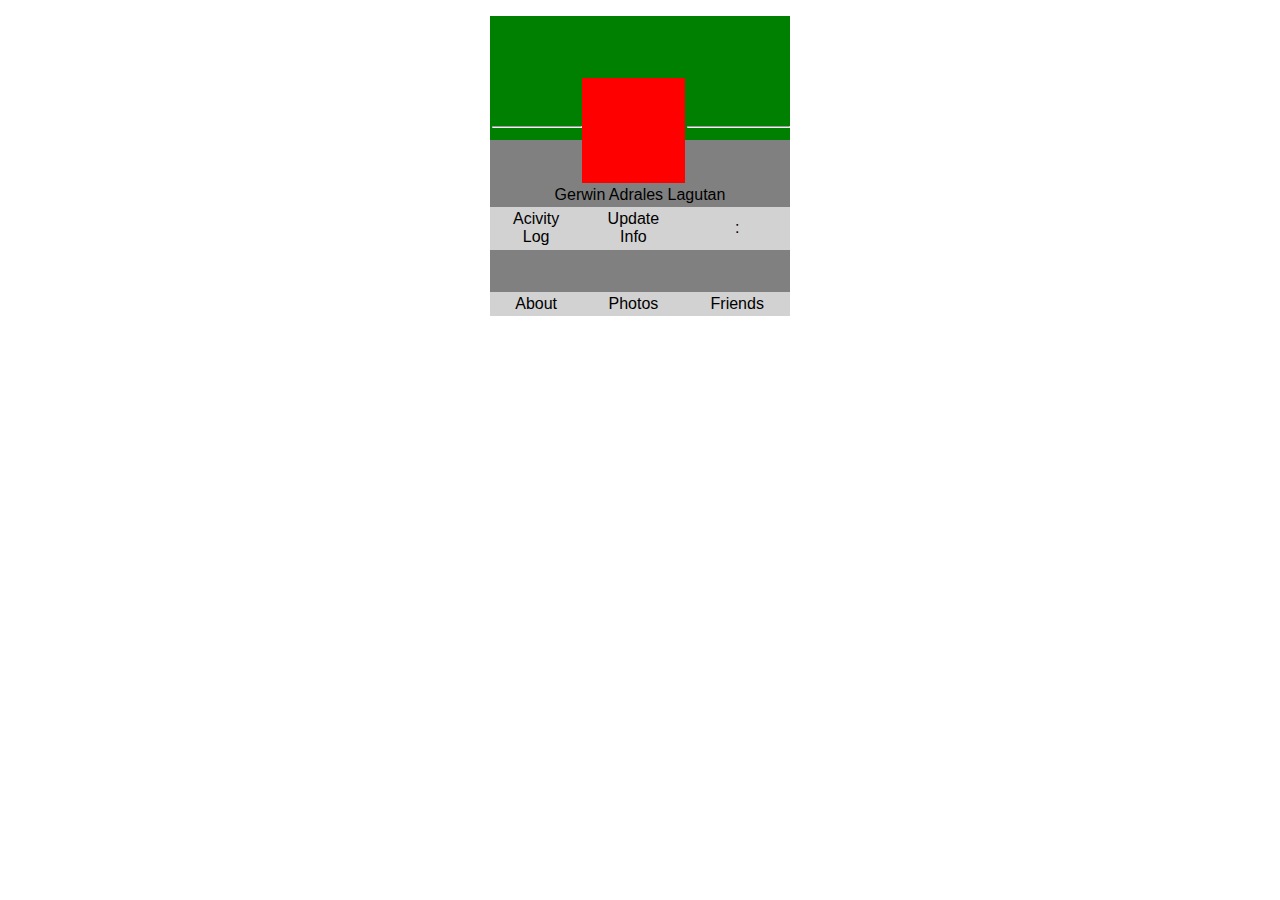
<file: links/RCA/RCA3.html>
<!DOCTYPE html>
<html>
	<head>
		
		<meta charset="utf-8">
		<title>Table</title>
		
	</head>
	<body>
		<p>
		<table align = "center" cellpadding = "2" cellspacing = "0" frame = "none" width = "300" height = "300" rules = "none">
		<tr>
			<td colspan = "3" bgcolor = "green"><br><br><br></td>
		</tr>
		
		<tr>
			<td bgcolor = "green"><br><br><hr width = "100%"></td>
			<td bgcolor = "red"><br><br><br></td>
			<td bgcolor = "green"><br><br><hr width = "100%"></td>
		</tr>
		
		<tr>
			<td bgcolor = "gray"><br></td>
			<td bgcolor = "red"><br><br></td>
			<td bgcolor = "gray"><br></td>
		</tr>
		
		<tr>
			<td colspan = "3" bgcolor = "gray" align = "center"><font face = "Arial">Gerwin Adrales Lagutan</font></td>
		</tr>
		
		<tr align = "center" bgcolor = "#D2D2D2">
			<td><font face = "Arial">Acivity <br>Log</font></td>
			<td><font face = "Arial">Update <br>Info</font></td>
			<td ><font face = "Arial">:</font></td>
		</tr>
		
		<tr>
			<td colspan = "3" bgcolor = "gray" align = "center"><br><br></td>
		</tr>
		
		<tr align = "center" bgcolor = "#D2D2D2">
			<td><font face = "Arial">About</font></td>
			<td><font face = "Arial">Photos</font></td>
			<td><font face = "Arial">Friends</font></td>
		</tr>
		
		
		</table>
		
		
		
		
	
	</body>
</html>
</file>
<file: style.css>
*{
    padding: 0;
    margin: 0;
    scroll-behavior: smooth;

    font-family: a-otf-gothic-bbb-pr6n, sans-serif;
    line-height: 1.8;

    letter-spacing: 1.5px;
}
a, a:hover, a:focus, a:active {
    text-decoration: none;
}
/*navbar*/
.navbar {
    width: 100%;
    padding: 8px;
    height: 40px;
    background-color: rgb(0, 0, 0);
    display: flex;
    justify-content: space-evenly;
    position: fixed;
    z-index: 1;
}

.navbar p{
    font-size: 15px;
    color: white;
    font-weight: bold;
}
.nav-btn{
    
    display: flex;
    justify-content: space-evenly;
    align-items: center;
    width: 5%;
}

.nav-btn:hover{
    border-bottom: 1px solid white;
    color: rgb(0, 0, 0);
}

/*main*/

.main{
    width: 100%;
    left: 0;
    right: 0;
    align-items: center;
    
}
/* home */
.home{
    padding-top: 40px;
    padding-bottom: 0;
    width: 100%;
    height: 900px;
    
    background: rgb(78, 78, 78) url(img/hunchgray.png);
    background-size: cover;
    background-repeat: no-repeat;
    background-attachment: fixed;
    background-position: center;
    background-blend-mode: overlay;
    display:flex;
    justify-content: space-evenly;
    align-items: center;
    flex-direction: column;
    
}



.home .profile-card {
    
    width: 80%;
    height: 500px;
    padding: 30px;
    
    opacity: 100%;
    display: flex;
    justify-content: space-evenly;
    align-items: center;
}
.profile-card .profile-pic{
    width: 350px;
    height: 350px;
    border-radius: 50%;
    border: 5px solid rgb(255, 255, 255);
    overflow: hidden;
}


.profile-card .profile-desc{
    width: 60%;
    height: 60%;
    
    font-size: 40px;
    color: white;
}
.profile-pic img{
    width:100%;
    height:100%;
}
.profile-desc p:first-child{
    font-size: 25px;
}
.profile-desc p:nth-child(3){
    font-size: 20px;
}


.next{
    height: 50px;
    position: relative;
    filter: invert(100%)
}

.next img{
    width: 100%;
    height:100%;
}


/* projects */

.projects{
    width: 100%;
    height: 900px;
    
    background: rgb(82, 82, 82) url(img/genshin_choose.webp);
    background-repeat: no-repeat;  
    background-size: cover;
    background-position: center;
    background-blend-mode: overlay;

    display:flex;
    justify-content: space-evenly;
    align-items: center;
    flex-direction: column;
}

.select-box{
    width: 1400px;
    height: 500px;
    display:flex;
    justify-content: center;
    align-items: center;
}
.select{
    width: 700px;
    height: 500px;
    text-align: center;
    align-items: center;
    display: flex;
    justify-content: center;
}
.projects h1{
    color: white;
}
#select1{
    border-right: 0.5px solid white;
}
#select1:hover {
    /*background-color: rgb(56, 56, 56);*/
    background-color: aliceblue;
    transition:0.5s;
    opacity: 80%;
}
#select1:hover p{
    color: black;
    opacity: 100%;
}
#select2{
    border-left: 0.5px solid white;
}
#select2:hover {
    /*background-color: rgb(56, 56, 56);*/
    background-color: aliceblue;
    transition:0.5s;
    opacity: 80%;
}
#select2:hover p{
    color: black;
    opacity: 100%;
}
.select p{
    font-size: 30px;
    color: white;
}


/*about*/
.about{
    width: 100%;
    height: 900px;
    
    background-color: rgb(225, 227, 230);
    display:flex;
    justify-content: space-evenly;
    align-items: center;
    flex-direction: column;

    background: rgb(48, 48, 48) url(img/beck.jpg);
    background-blend-mode: overlay;
    background-repeat: no-repeat;  
    background-size: cover;
    background-attachment: fixed;
}
.about h4{
    font-size: 30px;
}
.about p{
    font-size: 20px;
}

.about-card{
    border: 1px solid;
    width: 70%;
    height: 500px;
    padding: 50px;

    display: flex;
    justify-content: space-evenly;
    flex-direction: column;
    align-items: center;
    color: white;
}

.about-card p{
    text-align: center;
}

.about-card #dev-name{
    font-size: 14px;
}

/*contact*/
.contact{
    width: 100%;
    height: 400px;
    
    background-color: rgb(255, 255, 255);
    display:flex;
    justify-content: space-evenly;
    align-items: center;
    flex-direction: column;

}

.contact p{
    font-size: 25px;
    
}
.social-card {
    
    width: 80%;
    height:80%;

    display: flex;
    align-items: center;
    justify-content: space-evenly;
}

.social-logo{
    border: 5px solid rgb(68, 68, 68);
    border-radius: 50%;

    width: 100px;
    height: 100px;
    overflow: hidden;
    background-color: white;
    align-items: center;
    
}
.social-logo img{
    width: 100%;
    height: 100%
}

.edgeworth{
    position: absolute;
    right: 5%;
    width: 250px;
    height:200px;
    overflow: hidden;

    display: flex;
    align-items: center;
    justify-content: center;
    
}
    

.edgeworth img{
    
    height: 100%;
    
}

.pheonix{
    position: absolute;
    left: 5%;
    width: 250px;
    height:200px;
    overflow: hidden;
}
.pheonix img{
    height: 120%;
}
</file>
<file: links/WHA/WHA1/style.css>
*{
    margin: 0;
    padding: 0;
    box-sizing: border-box;

}
*:focus{
    outline: none;
}

body{
    width: 100%;
    background: #fafafa;
    position: relative;
    font-family: "roboto", sans-serif;
}

.navbar{
    background-color:white;
    position: fixed;
    top: 0;
    left: 0;
    width: 100%;
    height: 50px;

    border-bottom: 1px solid #DEDEDE;

    display: flex;
    justify-content: center;
    padding: 5px 0;
}

.nav-wrapper{
    width: 70%;
    max-width: 1000px;

    height: 100%;
    display: flex;
    justify-content: space-between;
    align-items: center; 
}

.nav-items{
    height: 22px;
    position: relative;
}


.insta-logo{
    height: 100%;
    margin-top: 5px;
}

.search-box{
    border: 1px solid lightgrey;
    width: 175px;
    height: 25px;
    background: #fafafa;
    border-radius: 5px;
    color: darkslategray;
    text-align: left;
    

    position: absolute;
    left: 50%;
    transform: translateX(-50px);
}

#search-box:focus{
    outline:none;
}
.icon{
    height: 100%;
    cursor: pointer;
    margin: 0 10px;
    display: inline-block;
}
.user_profile{
    width: 25px;
    border-radius: 45%;
    background-image: url(profilePic.jpg);
    background-size: cover;
}

/* status cards */

.main{
    width: 100%;
    padding: 40px 0;
    display:flex;
    justify-content: center;
    margin-top:50px;

}

.wrapper{
    width: 70%;
    max-width: 1000px;
    margin-top: -20px;
    display: grid;

    grid-template-columns: 60% 40%;
    grid-gap: 25px;
    overflow: hidden;
}

.Lcolumn{
    display: flex;
    flex-direction: column;
}
.status{
    width: 100%;
    height: 120px;
    
    display: flex;
    background: #fff;
    border: 1px solid whitesmoke;
    border-radius: 2px;
    padding: 10px;
    padding-right: 0%;
    align-items: center;
    
}

.status-card{
    display: flex;
    flex: 0 0 auto;
    width: 80px;
    max-width: 80px;
    flex-direction: column;
    align-items: center;
    margin-right: 15px;
    cursor: pointer;
    

}
.profile-pic{
    width: 65px;
    height: 65px;
    padding: 3px;
    border-radius: 50%;
    overflow: hidden;
    background-image: linear-gradient(45deg, violet,yellow);

}

.profile-pic img{
    width: 100%;
    height: 100%;
    border-radius: 50%;
    border: 2px solid white;
    object-fit: cover;

}
.username{
    width: 100%;
    text-align: center;
    overflow: hidden;
    font-size: 10px;
    margin-top: 5px;
    
}

/* post & left column*/

.post{
    width: 100%;
    height: auto;
    background: #fff;
    border: 1px solid whitesmoke;
    margin-top: 10px;
}

.info{
    width: 100%;
    height: 60px;
    display: flex;
    justify-content: space-between;
    align-items: center;
    padding: 0 20px;
}

.info .username{
    width: auto;
    font-size: 14px;
    margin-left: 10px;
}

.info .options{
    height: 15px;
    cursor: pointer;
}

.info .user{
    display: flex;
    align-items: center;
}

.info .profile-pic{
    height: 40px;
    width: 40px;
    padding: 0px;
    background: none;
}

.post-image{
    width: 100%;
    height: 500px;
    object-fit: cover;
    cursor: pointer;
}

.interact{
    width: 100%;
    height: 50px;

    display: flex;
    margin-top: 20px;
    align-items: center;
}

.interact .icon{
    height: 25px;
    margin: 0;
    margin-left: 20px;
}
.interact .save-icon{
    cursor: pointer;
    height: 25px;
    margin:0;
    margin-right: 20px;
    margin-left: auto;
}


.content{
    width: 100%;
    padding: 20px;

}
.likes{
    font-weight: bold;
}

.description{
    margin-top: 10px;
    font-size: 14px;
    line-height: 20px;
}

.description #postname{
    margin-right: 10px;
    
}

.post-time{
    font-size: 12px;
    color: grey;
}

.comment{
    width: 100%;
    height: 50px;
    border: 1px solid whitesmoke;
    display: flex;
    justify-content: space-between;
    align-items: center;

    overflow: hidden;
}

.comment .icon{
    height: 30px;

}

.comment-bar {
    width: 80%;
    height: 100px;
    border: none;
    outline: none;
}

.comment-btn{
    width: 70px;
    height: 100%;
    background: none;
    border: none;
    outline: none;
    color: skyblue;
    font-weight: bold;
    opacity: .5;
}

/* right column */

.Rcolumn{
    padding: 20px;
    
    
}

.profile-card{
    width: fit-content;
    display: flex;
    justify-content: center;
    align-items: center;
    margin-bottom: 10px;

}

.profile-card .profile-pic{
    flex: 0 0 auto;
    padding: 0;
    background: none;
    width: 40px;
    height: 40px;
    margin-right: 10px;
}

.profile-card:first-child .profile-pic{
    width: 75px;
    height: 75px;
}

.profile-card .username{    
    font-size: 14px;
    
}

.suggested-username{
    font-size: 14px;
}

.sub-text{
    color: gray;
    font-size: 12px;
    margin-top: 5px;
    
}

.names{
    width: 243px;
}

.switch{
    width: 70px;
    height: 100%;
    background: none;
    border: none;
    outline: none;
    color: rgb(51, 196, 253);
    font-weight: bold;
    cursor: pointer;
    
    
}
.switch-container{
    margin-left:127px;
}

.suggestion{
    display: flex;
    justify-content: space-between;
    align-items: center;
}

.suggestion-text{
    font-size: 14px;
    color: grey;
    margin: 20px 0;
}
.see-all{
    width: 70px;
    height: 100%;
    background: none;
    border: none;
    outline: none;
    color: grey;
    font-weight: bold;
    cursor: pointer;
}
</file>
<file: links/WHA/WHA2/style.css>
#home-section .container {
  padding-top: 75px;
}

#home-section {
  background: url('img/berserk.jpg');
  background-repeat: no-repeat;
  background-attachment: fixed;
  height: 100vh;
  
}

#home-section .__dark_overlay {
  height: 100vh;
  background: rgba(0, 0, 0, 0.8);
}

#home-section .bi-check-lg::before {
  background: #fff;
  font-size: 48px;
  border-radius: 5px;
  margin: 0 30px;
}

#explore-and-connect-section .bi-check-lg::before {
  background: #333;
  font-size: 48px;
  border-radius: 5px;
  margin: 0 30px;
}
</file>
<file: RCAstyle.css>
*{
    margin: 0;
    padding: 0;  
    font-family: a-otf-gothic-bbb-pr6n, sans-serif;
    line-height: 1.8;
    letter-spacing: 1.5px;
}
body{
    display: flex;
    justify-content: center;
    background: rgb(68, 68, 68) url(links/link-img/hitchcock.png);
    background-blend-mode: overlay;
    background-repeat: no-repeat;
    background-attachment: fixed;
    background-position: center;
    
}
a, a:hover, a:active{
    text-decoration: none;
}

 /*navbar*/
 .navbar {
    width: 100%;
    padding: 8px;
    height: 40px;
    background-color: rgb(0, 0, 0);
    display: flex;
    justify-content: space-evenly;
    left: 0;
    z-index: 1;
    top:0;
    left: 0;
    position: fixed;  
}
.navbar p{
    font-size: 15px;
    color: white;
    font-weight: bold;
}

.nav-btn{
    
    display: flex;
    justify-content: space-evenly;
    align-items: center;
    width: 5%;
}

.nav-btn:hover{
    border-bottom: 1px solid white;
    color: rgb(0, 0, 0);
}

.main{
    margin-top: 60px;
    width: 70%;
    /*border: 1px solid;*/
    padding: 50px;
    display: flex;
    justify-content: space-evenly;
    align-items: center;
    flex-direction: column;
}

.activity-card{
    margin: 20px;
    padding: 20px;
    width: 90%;
    height: 600px;
    /*border: 1px solid;*/
    border-radius: 7px;
    display: flex;
    justify-content: space-evenly;
    align-items: center;

    
}
.activity-card:hover {
    background: rgb(44, 44, 44) url("links/Activity-Snap/RCA/RCA1_bg.PNG");
    background-size: cover;
    background-blend-mode: overlay;
    background-repeat: no-repeat;
}
.activity-card:hover:nth-child(2){
    background: rgb(44, 44, 44) url("links/Activity-Snap/RCA/RCA2_bg.PNG");
    background-size: cover;
    background-blend-mode: overlay;
    background-repeat: no-repeat;
}
.activity-card:hover:nth-child(3){
    background: rgb(44, 44, 44) url("links/Activity-Snap/RCA/RCA3_bg.PNG");
    background-size: cover;
    background-blend-mode: overlay;
    background-repeat: no-repeat;
}



.activity-card:hover .activity-description{
    color: white;
}

.activity-image{
    width: 700px;
    height: 300px;
    margin: 5px 5px;
    display: flex;
    align-items: center;
    justify-content: center;
    border: 5px solid rgb(194, 194, 194);
    overflow: hidden;
}
.activity-image img{
    width: 100%;
    height: 100%;

}

.tooltip{
    visibility: hidden;
    position: absolute;
    z-index: 1;
    background-color: rgb(0, 0, 0); 
    border-radius: 5px; 
    color: white;
    padding: 4px;
}
.activity-image:hover img{
    opacity: 50%;
}
.activity-image:hover .tooltip{
    visibility: visible;
}

.activity-description{
    width: 30%;
    height: 300px;
    padding:5px;
    
    display: flex;
    align-items: center;
    flex-direction: column;
    justify-content: space-evenly;

    text-shadow: 2px white;
}
.activity-description p{
    text-align: justify;
}
.activity-description{
    color: white;
}
.activity-description a{
    color: skyblue;
}
</file>
<file: WHAstyle.css>
*{
    margin: 0;
    padding: 0;  
    font-family: a-otf-gothic-bbb-pr6n, sans-serif;
    line-height: 1.8;
    letter-spacing: 1.5px;
}
body{
    display: flex;
    justify-content: center;
    background: rgb(71, 71, 71) url(links/link-img/steins.jpg);
    background-size: cover;
    background-blend-mode: overlay;
    background-repeat: no-repeat;
    background-attachment: fixed;
    background-position: center;
    
}
a, a:hover, a:active{
    text-decoration: none;
}

 /*navbar*/
 .navbar {
    width: 100%;
    padding: 8px;
    height: 40px;
    background-color: rgb(0, 0, 0);
    display: flex;
    justify-content: space-evenly;
    left: 0;
    z-index: 1;
    top:0;
    left: 0;
    position: fixed;  
}
.navbar p{
    font-size: 15px;
    color: white;
    font-weight: bold;
}

.nav-btn{
    
    display: flex;
    justify-content: space-evenly;
    align-items: center;
    width: 5%;
}

.nav-btn:hover{
    border-bottom: 1px solid white;
    color: rgb(0, 0, 0);
}

.main{
    margin-top: 60px;
    width: 70%;
    /*border: 1px solid;*/
    padding: 50px;
    display: flex;
    justify-content: space-evenly;
    align-items: center;
    flex-direction: column;
}

.activity-card{
    margin: 20px;
    padding: 20px;
    width: 90%;
    height: 600px;
    /*border: 1px solid;*/
    border-radius: 7px;
    display: flex;
    justify-content: space-evenly;
    align-items: center;
    color: white;
    
}
.activity-card:hover {
    background: rgb(44, 44, 44) url("links/Activity-Snap/WHA/WHA1_bg.PNG");
    background-blend-mode: darken;
    background-repeat: no-repeat;
    background-position: center;
}
.activity-card:hover:nth-child(2){
    background: rgb(44, 44, 44) url("links/Activity-Snap/WHA/WHA2_bg.PNG");
    background-blend-mode: darken;
    background-repeat: no-repeat;
    background-position: center;
}
.activity-card:hover:nth-child(3){
    background: rgb(44, 44, 44) url("links/Activity-Snap/WHA/WHA3_bg.PNG");
    background-blend-mode: darken;
    background-repeat: no-repeat;
    background-position: center;
}
.activity-card:hover:nth-child(4){
    background: rgb(44, 44, 44) url("links/Activity-Snap/WHA/WHA4_bg.PNG");
    background-blend-mode: darken;
    background-repeat: no-repeat;
    background-position: center;
}


.activity-card:hover .activity-description{
    color: white;
}

.activity-image{
    width: 700px;
    height: 300px;
    margin: 5px 5px;
    display: flex;
    align-items: center;
    justify-content: center;
    border: 5px solid white;
    overflow: hidden;
}
.activity-image img{
    width: 100%;
    height: 100%;

}

.tooltip{
    visibility: hidden;
    position: absolute;
    z-index: 1;
    background-color: rgb(0, 0, 0); 
    border-radius: 5px; 
    color: white;
    padding: 4px;
}
.activity-image:hover img{
    opacity: 50%;
}
.activity-image:hover .tooltip{
    visibility: visible;
}

.activity-description{
    width: 30%;
    height: 300px;
    padding:5px;
    
    display: flex;
    align-items: center;
    flex-direction: column;
    justify-content: space-evenly;

    text-shadow: 2px white;
}

.activity-description p{
    text-align: justify;
}
.activity-description a{
    color: lightgreen;
}
</file>
